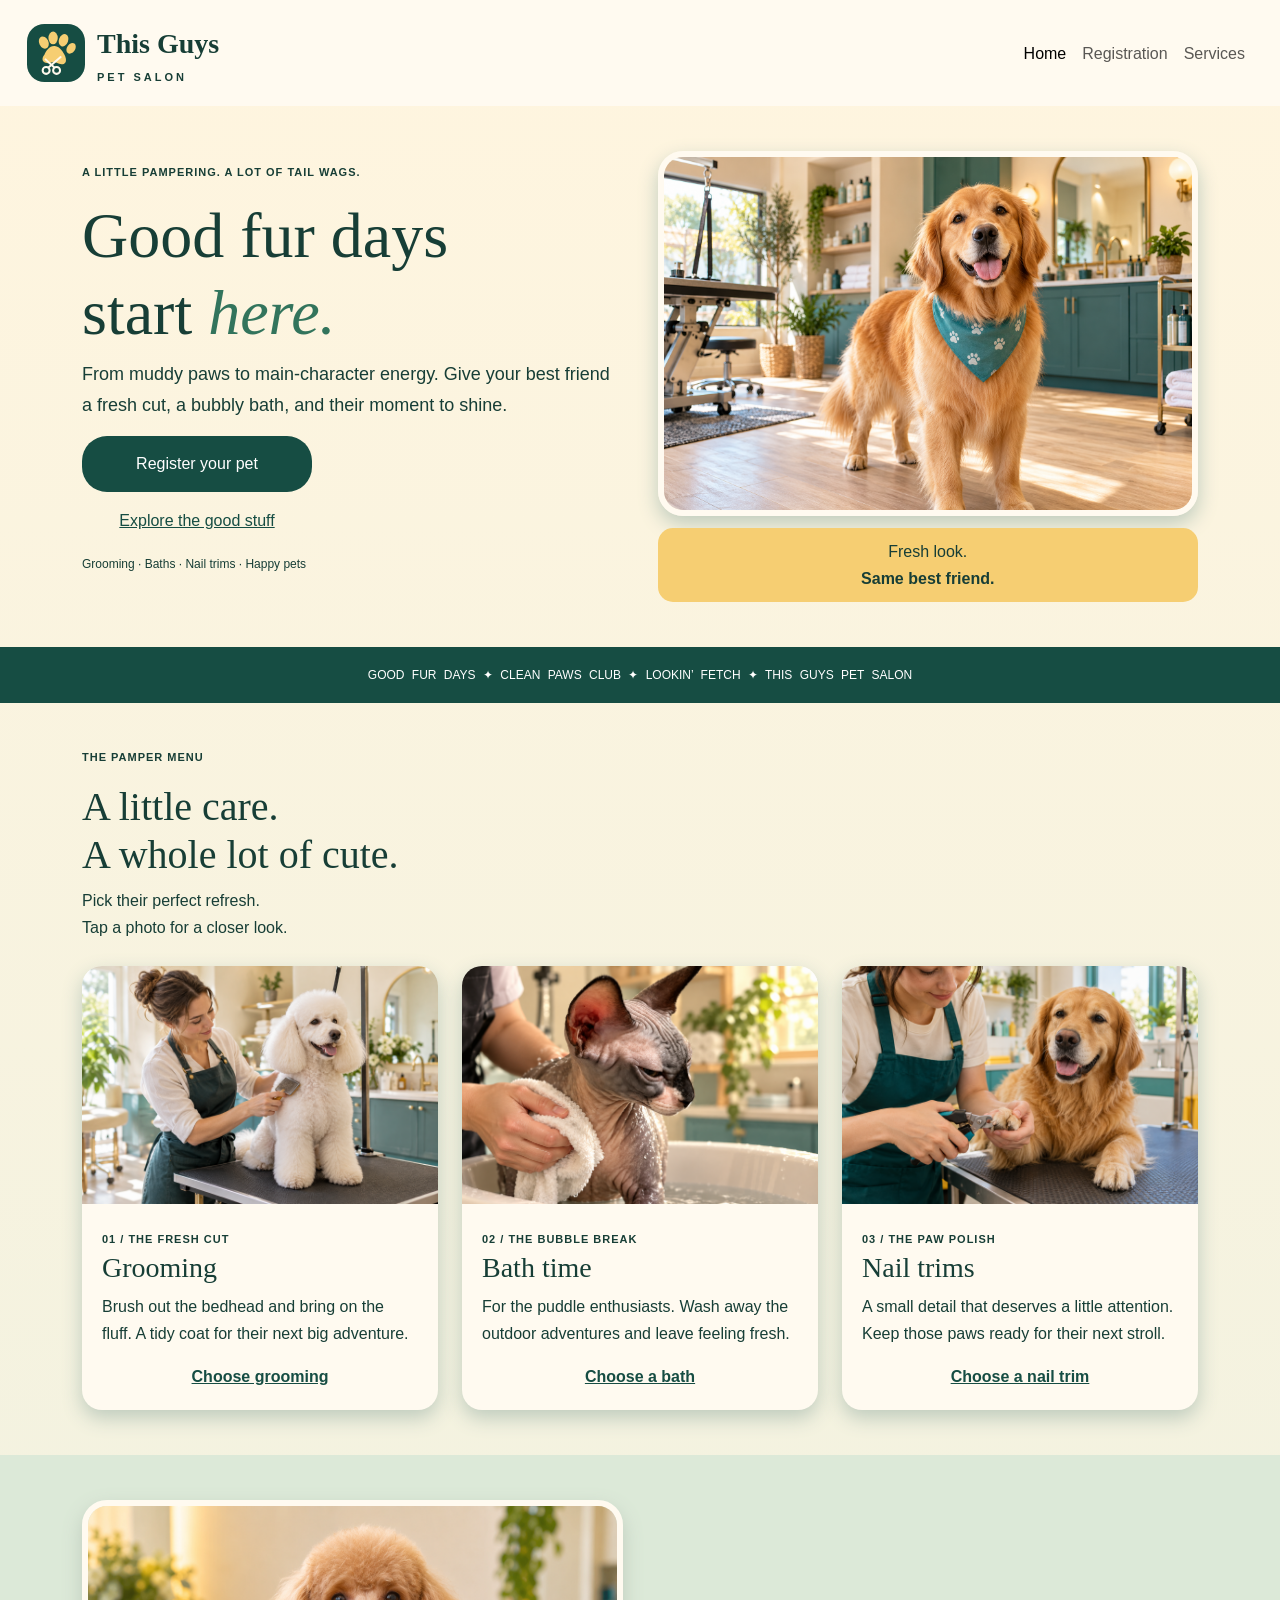
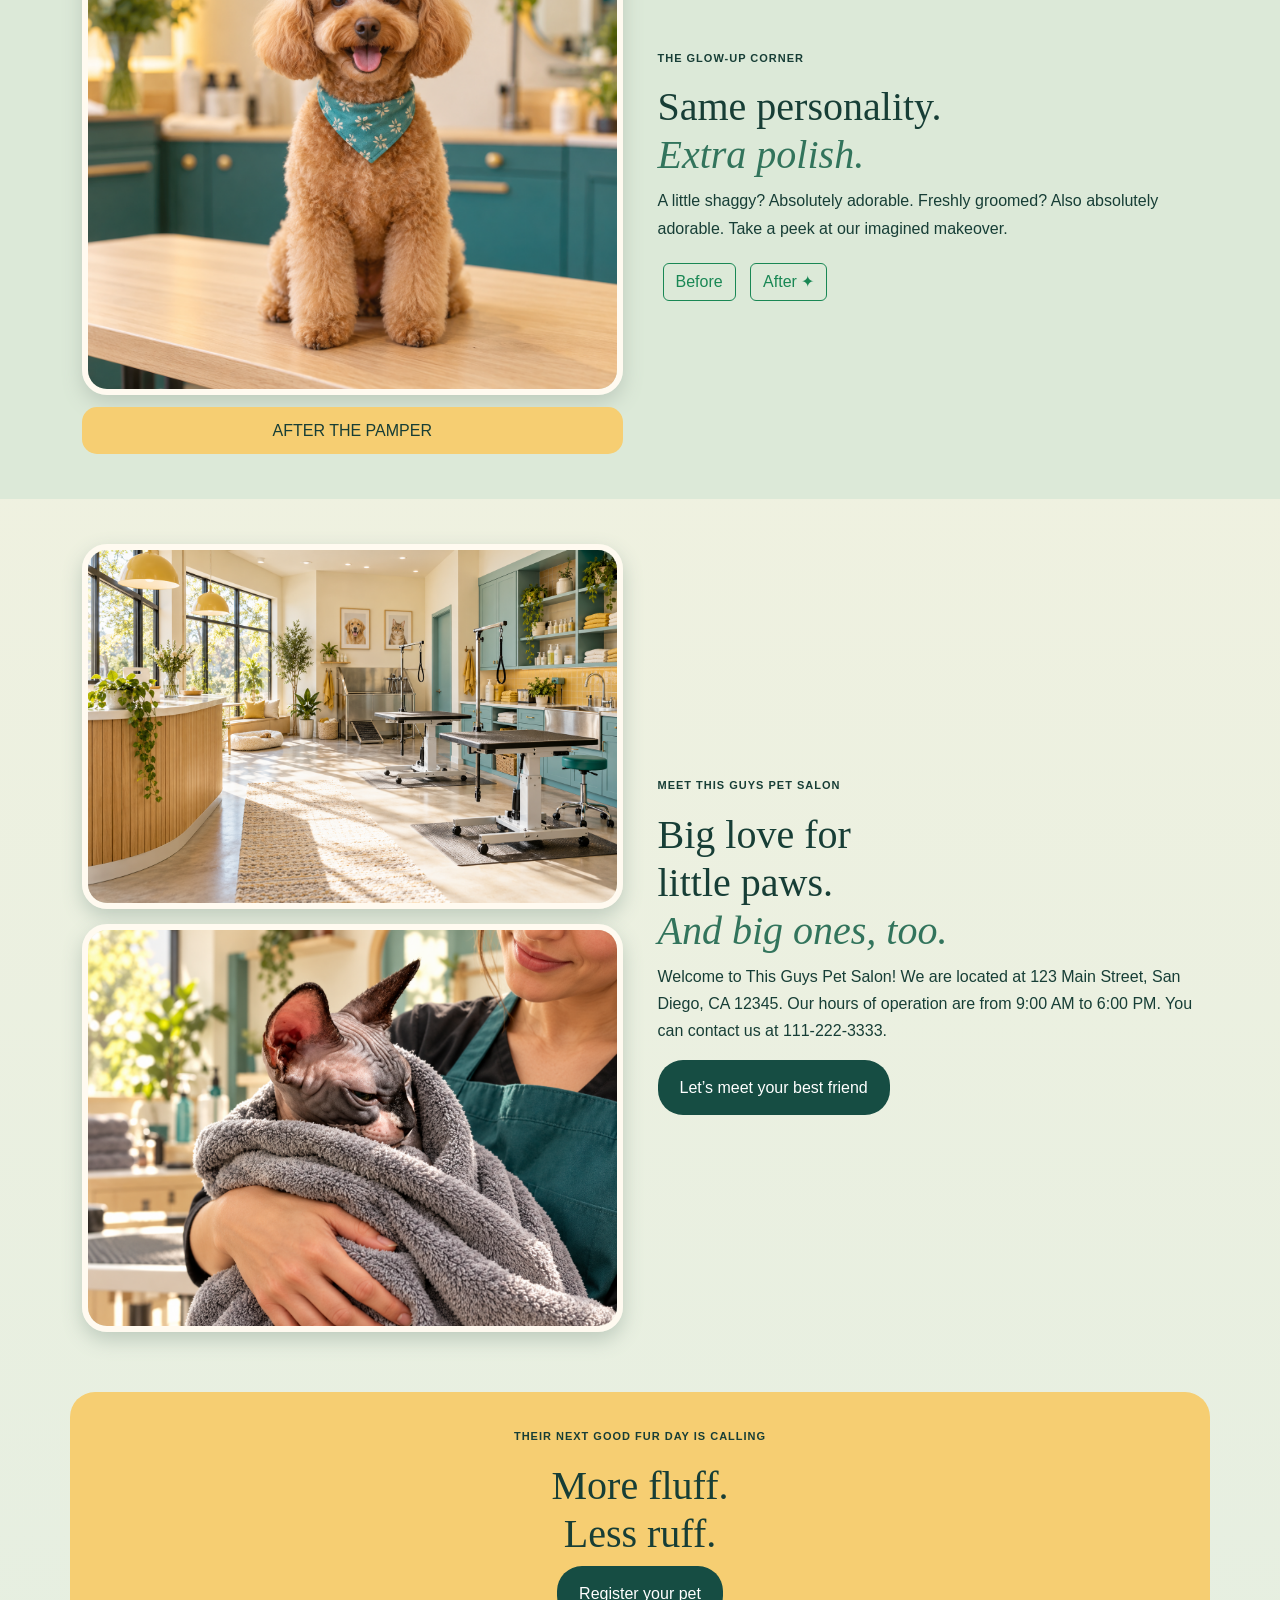
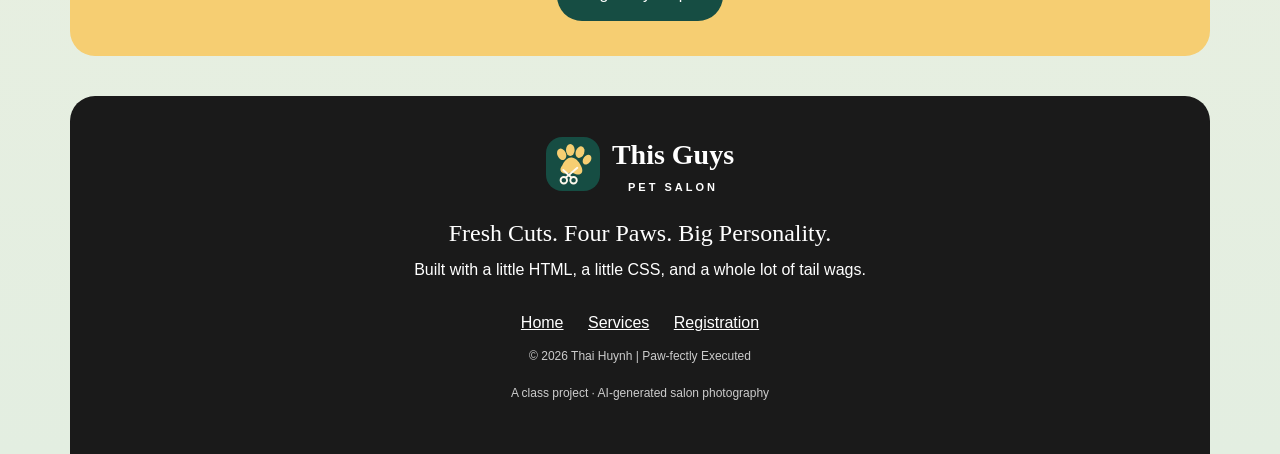
<file: index.html>
<!DOCTYPE html>
<html lang="en">
    <head>
        <meta charset="UTF-8">
        <meta name="viewport" content="width=device-width, initial-scale=1.0">
        <!-- Bootstrap Styles -->
        <link href="https://cdn.jsdelivr.net/npm/bootstrap@5.3.8/dist/css/bootstrap.min.css" rel="stylesheet" integrity="sha384-sRIl4kxILFvY47J16cr9ZwB07vP4J8+LH7qKQnuqkuIAvNWLzeN8tE5YBujZqJLB" crossorigin="anonymous">
        <link rel="stylesheet" href="styles/home.css?v=4">
        <meta name="description" content="Fresh cuts, bubbly baths, and happy paws at This Guys Pet Salon.">
        <title>This Guys Pet Salon | Good fur days</title>
    </head>
    <body>
        <nav class="navbar navbar-expand-lg salon-nav" aria-label="Main navigation">
            <div class="container-fluid">
                <a class="navbar-brand salon-brand" href="index.html">
                    <img src="images/salon-logo.svg" width="58" height="58" alt="">
                    <span>This Guys<small>PET SALON</small>
                    </span>
                </a>
                <button class="navbar-toggler" type="button" data-bs-toggle="collapse" data-bs-target="#navbarNav" aria-controls="navbarNav" aria-expanded="false" aria-label="Toggle navigation">
                    <span class="navbar-toggler-icon">
                    </span>
                </button>
                <div class="collapse navbar-collapse" id="navbarNav">
                    <ul class="navbar-nav">
                        <li class="nav-item">
                            <a class="nav-link active" aria-current="page" href="index.html">Home</a>
                        </li>
                        <li class="nav-item">
                            <a class="nav-link" href="registrations.html">Registration</a>
                        </li>
                        <li class="nav-item">
                            <a class="nav-link" href="services.html">Services</a>
                        </li>
                    </ul>
                </div>
            </div>
        </nav>
        <main>
            <section class="pet container">
                <div>
                    <p class="section-label">A LITTLE PAMPERING. A LOT OF TAIL WAGS.</p>
                    <h1>Good fur days<br>start <em>here.</em>
                    </h1>
                    <p class="intro">From muddy paws to main-character energy. Give your best friend a fresh cut, a bubbly bath, and their moment to shine.</p>
                    <div class="pet-actions">
                        <a class="salon-button" href="registrations.html">Register your pet</a>
                        <a class="text-link" href="#services">Explore the good stuff</a>
                    </div>
                    <p class="pet-note">Grooming · Baths · Nail trims · Happy pets</p>
                </div>
                <div class="pet-photo">
                    <img src="images/hero.png" alt="Happy golden retriever wearing a teal bandana in a sunny salon" width="1536" height="1024" fetchpriority="high">
                    <span class="photo-sticker">Fresh look.<br>
                        <strong>Same best friend.</strong>
                    </span>
                </div>
            </section>
            <div class="ribbon" aria-hidden="true">GOOD FUR DAYS <span>✦</span> CLEAN PAWS CLUB <span>✦</span> LOOKIN’ FETCH <span>✦</span> THIS GUYS PET SALON</div>
            <section class="container section-space" id="services">
                <div class="section-heading">
                    <div>
                        <p class="section-label">THE PAMPER MENU</p>
                        <h2>A little care.<br>A whole lot of cute.</h2>
                    </div>
                    <p>Pick their perfect refresh.<br>Tap a photo for a closer look.</p>
                </div>
                <!-- Bootstrap: 1 card per row on phones, 3 per row on larger screens. -->
                <div class="row g-4">
                    <div class="col-md-4">
                        <article class="service-card">
                            <button class="photo-button" type="button" onclick="showPhoto('images/grooming.png', 'Grooming — a fresh brush and a fluffy finish.')" aria-label="Enlarge grooming photo">
                                <img src="images/grooming.png" alt="Groomer brushing a fluffy white poodle" loading="lazy" width="1536" height="1024">
                            </button>
                            <div class="card-copy">
                                <span class="service-number">01 / THE FRESH CUT</span>
                                <h3>Grooming</h3>
                                <p>Brush out the bedhead and bring on the fluff. A tidy coat for their next big adventure.</p>
                                <a href="registrations.html">Choose grooming</a>
                            </div>
                        </article>
                    </div>
                    <div class="col-md-4">
                        <article class="service-card">
                            <button class="photo-button" type="button" onclick="showPhoto('images/ezma-bath.png', 'Bath time — bubbles, a gentle rinse, and a fresh start.')" aria-label="Enlarge bath photo">
                                <img src="images/ezma-bath.png" alt="Ezma the Sphynx cat receiving a gentle bath" loading="lazy">
                            </button>
                            <div class="card-copy">
                                <span class="service-number">02 / THE BUBBLE BREAK</span>
                                <h3>Bath time</h3>
                                <p>For the puddle enthusiasts. Wash away the outdoor adventures and leave feeling fresh.</p>
                                <a href="registrations.html">Choose a bath</a>
                            </div>
                        </article>
                    </div>
                    <div class="col-md-4">
                        <article class="service-card">
                            <button class="photo-button" type="button" onclick="showPhoto('images/nail-trim.png', 'Nail trims — a little attention for those adventure-ready paws.')" aria-label="Enlarge nail trimming photo">
                                <img src="images/nail-trim.png" alt="Groomer carefully trimming a golden retriever's nails" loading="lazy" width="1536" height="1024">
                            </button>
                            <div class="card-copy">
                                <span class="service-number">03 / THE PAW POLISH</span>
                                <h3>Nail trims</h3>
                                <p>A small detail that deserves a little attention. Keep those paws ready for their next stroll.</p>
                                <a href="registrations.html">Choose a nail trim</a>
                            </div>
                        </article>
                    </div>
                </div>
            </section>
            <section class="makeover-section">
                <div class="container makeover-grid">
                    <div class="makeover-image">
                        <img id="makeoverPhoto" src="images/after.png" alt="Apricot poodle with a neat haircut and teal bandana" loading="lazy" width="1312" height="1200">
                        <span class="image-label" id="makeoverLabel" aria-live="polite">AFTER THE PAMPER</span>
                    </div>
                    <div class="makeover-copy">
                        <p class="section-label">THE GLOW-UP CORNER</p>
                        <h2>Same personality.<br>
                            <em>Extra polish.</em>
                        </h2>
                        <p>A little shaggy? Absolutely adorable. Freshly groomed? Also absolutely adorable. Take a peek at our imagined makeover.</p>
                        <div class="makeover-controls" role="group" aria-label="Show makeover photo">
                            <button type="button" id="beforeButton" class="btn btn-outline-success" onclick="showBefore()" aria-pressed="false">Before</button>
                            <button type="button" id="afterButton" class="btn btn-outline-success" onclick="showAfter()" aria-pressed="true">After ✦</button>
                        </div>
                    </div>
                </div>
            </section>
            <section class="container section-space about-grid">
                <div class="about-photos">
                    <img class="salon-photo" src="images/salon.png" alt="Bright salon with teal cabinetry and sunny grooming stations" loading="lazy" width="1536" height="1024">
                    <img class="groomer-photo" src="images/ezma-groomer.png" alt="Ezma wrapped in a gray towel and held by a groomer" loading="lazy">
                </div>
                <div>
                    <p class="section-label">MEET THIS GUYS PET SALON</p>
                    <h2>Big love for<br>little paws.<br>
                        <em>And big ones, too.</em>
                    </h2>
                    <p id="salonInfo">
                    </p>
                    <a class="salon-button" href="registrations.html">Let’s meet your best friend</a>
                </div>
            </section>
            <section class="container register-box">
                <p class="section-label">THEIR NEXT GOOD FUR DAY IS CALLING</p>
                <h2>More fluff.<br>Less ruff.</h2>
                <a class="salon-button" href="registrations.html">Register your pet</a>
            </section>
        </main>
        <footer class="salon-footer container">
            <a class="salon-brand footer-brand" href="index.html">
                <img src="images/salon-logo.svg" width="54" height="54" alt="">
                <span>This Guys<small>PET SALON</small>
                </span>
            </a>
            <h2>Fresh Cuts. Four Paws. Big Personality.</h2>
            <p>Built with a little HTML, a little CSS, and a whole lot of tail wags.</p>
            <div class="footer-links">
                <a href="index.html">Home</a>
                <a href="services.html">Services</a>
                <a href="registrations.html">Registration</a>
            </div>
            <p class="copyright">&copy; 2026 Thai Huynh | Paw-fectly Executed</p>
            <p class="project-note">A class project · AI-generated salon photography</p>
        </footer>
        <dialog id="photoDialog" aria-label="Salon photo preview">
            <button class="close-photo btn btn-secondary" onclick="closePhoto()" type="button" aria-label="Close photo preview">Close</button>
            <img id="dialogPhoto" alt="">
            <p id="dialogCaption">
            </p>
        </dialog>
        <!-- Bootstrap -->
        <script src="./scripts/salon.js">
        </script>
        <script src="./scripts/home.js">
        </script>
        <script src="https://cdn.jsdelivr.net/npm/bootstrap@5.3.8/dist/js/bootstrap.bundle.min.js" integrity="sha384-FKyoEForCGlyvwx9Hj09JcYn3nv7wiPVlz7YYwJrWVcXK/BmnVDxM+D2scQbITxI" crossorigin="anonymous">
        </script>
    </body>
</html>
</file>
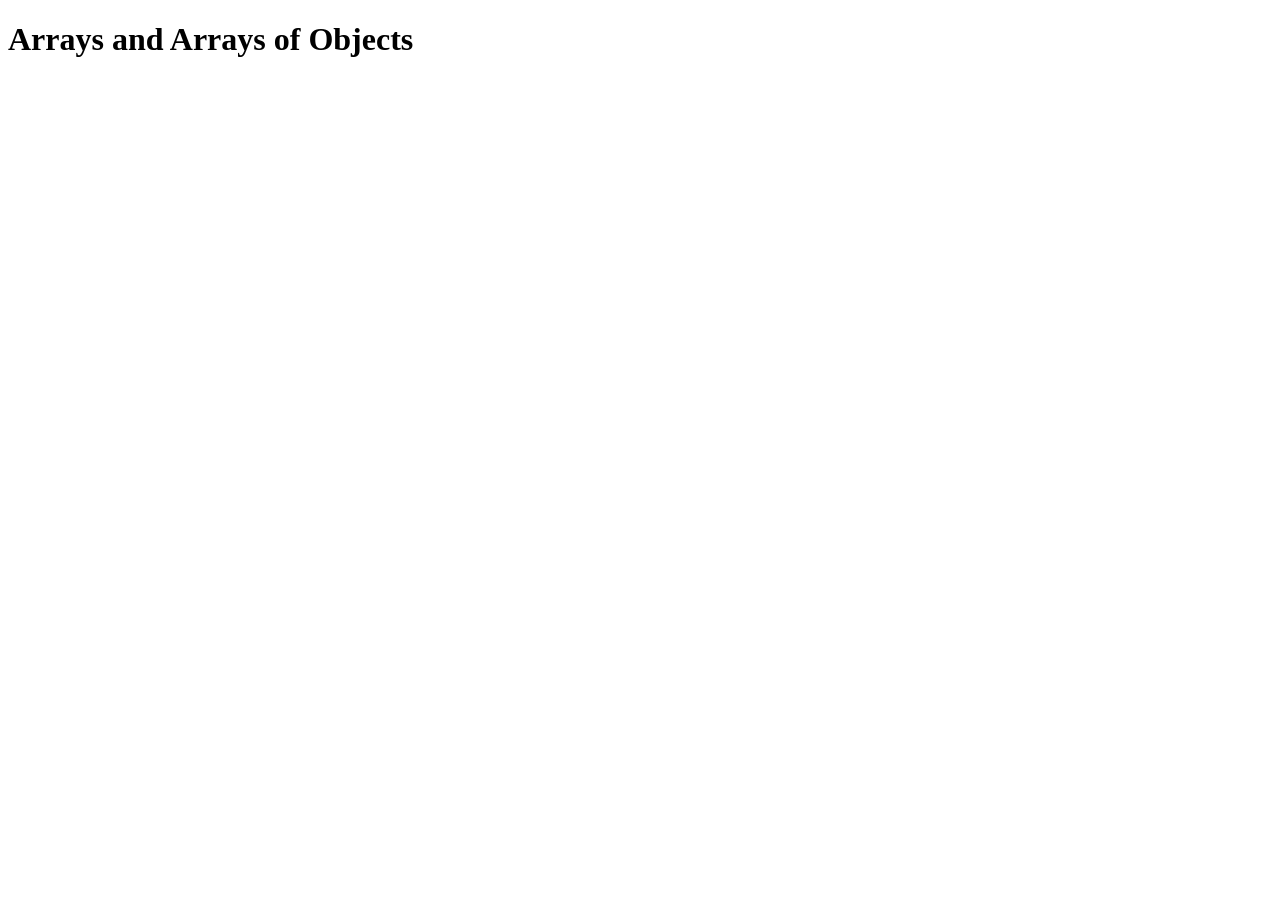
<file: 104-arrays.html>
<!DOCTYPE html>
<html lang="en">
<head>
    <meta charset="UTF-8">
    <meta name="viewport" content="width=device-width, initial-scale=1.0">
    <title>Document</title>
</head>
<body>
    <h1>Arrays and Arrays of Objects</h1>

    <script src="/scripts/104-arrays.js"></script>
</body>
</html>
</file>
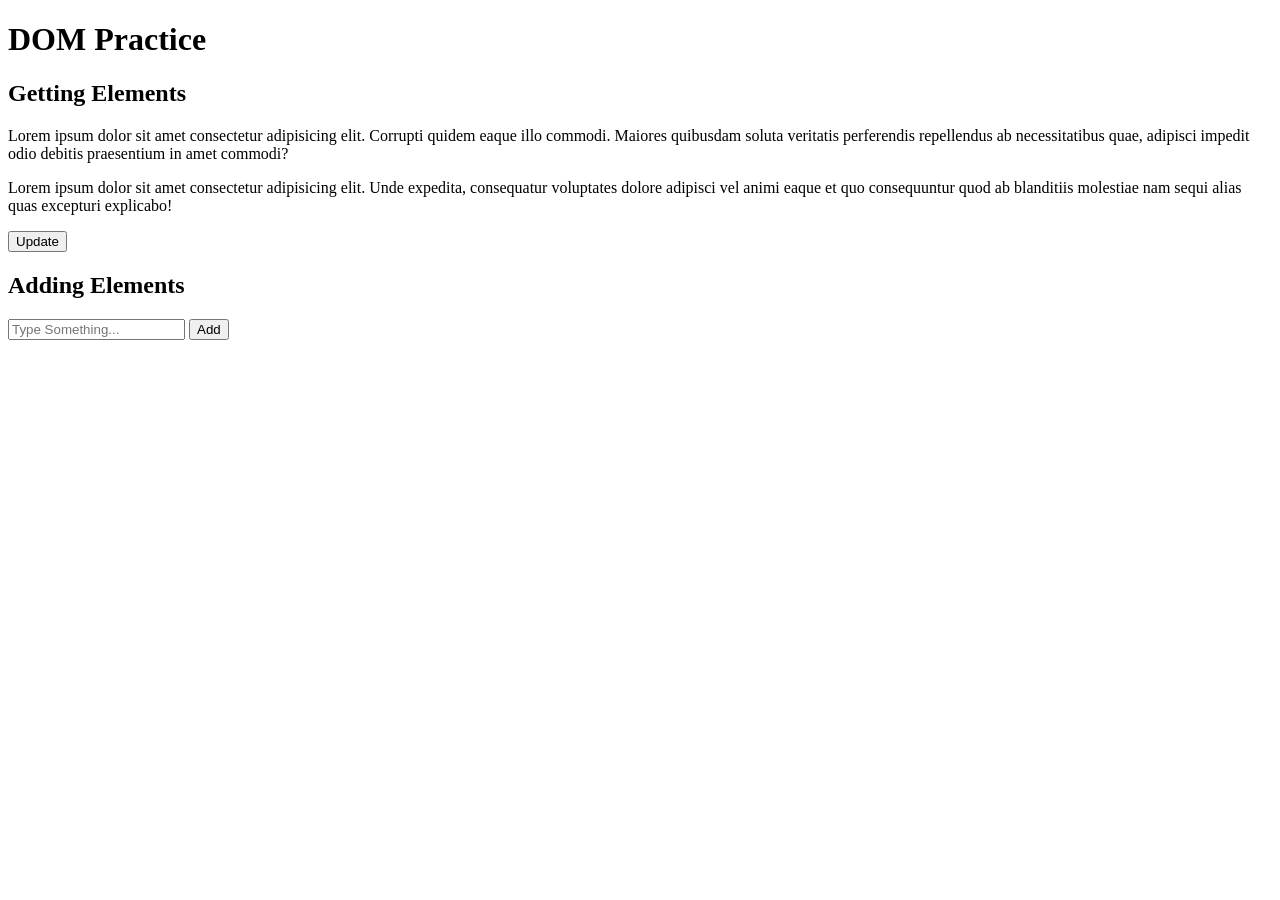
<file: 104-dom.html>
<!DOCTYPE html>
<html lang="en">
<head>
    <meta charset="UTF-8">
    <meta name="viewport" content="width=device-width, initial-scale=1.0">
    <title>Document</title>
</head>
<body>
    <h1>DOM Practice</h1>
    
    <!-- GET ELECMENTS -->
<section>
    <h2 id="title">Getting Elements</h2>

    <!-- loremp*1 -->
    <p class="text">Lorem ipsum dolor sit amet consectetur adipisicing elit. Corrupti quidem eaque illo commodi. Maiores quibusdam soluta veritatis perferendis repellendus ab necessitatibus quae, adipisci impedit odio debitis praesentium in amet commodi?</p>

    <p class="text">Lorem ipsum dolor sit amet consectetur adipisicing elit. Unde expedita, consequatur voluptates dolore adipisci vel animi eaque et quo consequuntur quod ab blanditiis molestiae nam sequi alias quas excepturi explicabo!</p>

    <button onclick="update()">Update</button>
</section>

    <!-- ADD ELEMENTS -->
     <section>
        <h2>Adding Elements</h2>

        <input id="text" type="text" placeholder="Type Something...">
        <button onclick="add()">Add</button>

        <ul id="list"></ul>
     </section>

     <script src="./scripts/104-dom.js"></script>

</body>
</html>
</file>
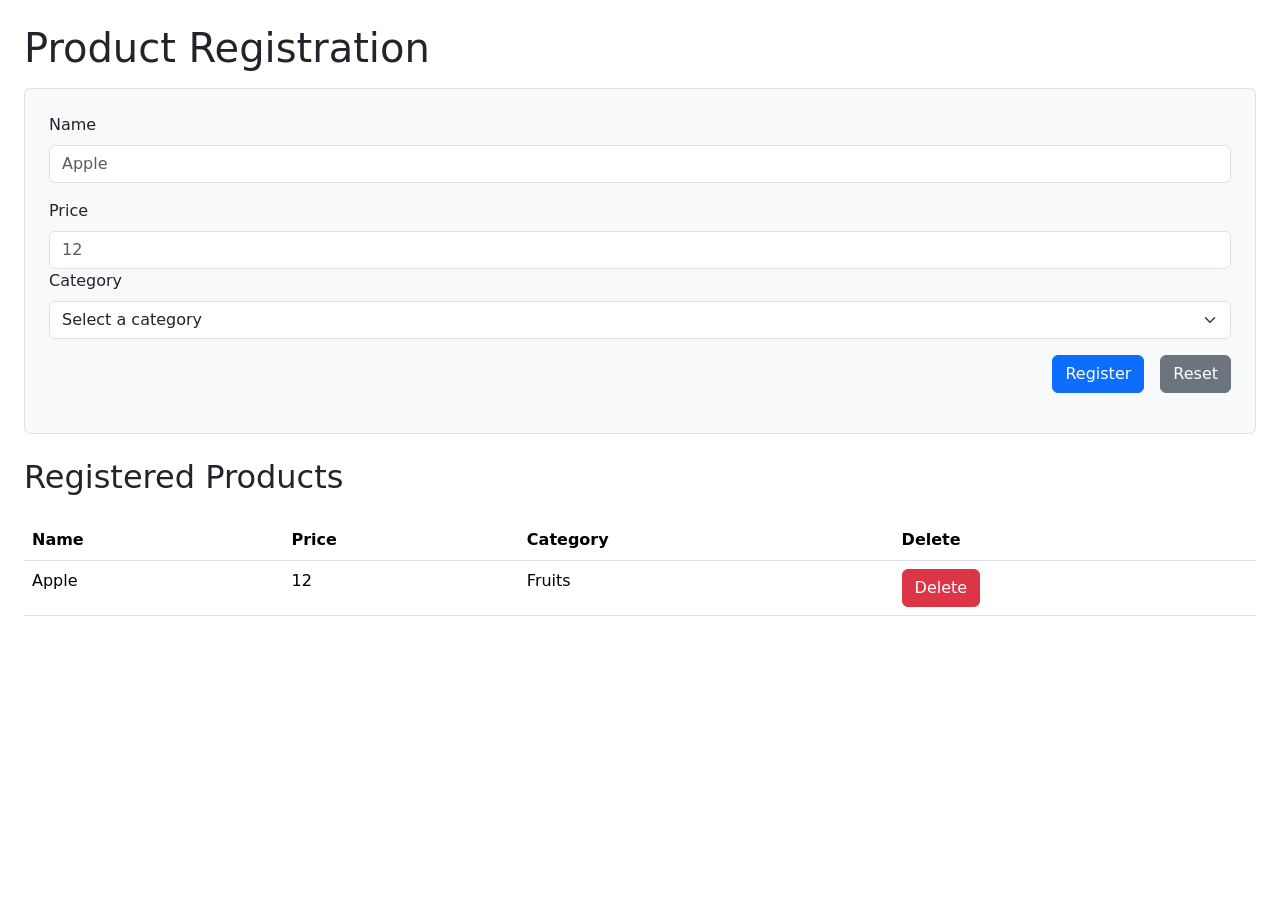
<file: 104-forms.html>
<!DOCTYPE html>
<html lang="en">
<head>
    <meta charset="UTF-8">
    <meta name="viewport" content="width=device-width, initial-scale=1.0">
    <!-- Bootstrap -->
     <link href="https://cdn.jsdelivr.net/npm/bootstrap@5.2.3/dist/css/bootstrap.min.css" rel="stylesheet" integrity="sha384-rbsA2VBKQhggwzxH7pPCaAqO46MgnOM80zW1RWuH61DGLwZJEdK2Kadq2F9CUG65" crossorigin="anonymous">

    <title>Forms</title>
</head>
<body>
    

    <section class="m-4">
        <h1>Product Registration</h1>

        <form class="bg-light p-4 border rounded mt-3">

            <div class="mb-3">
                <label class="form-label">Name</label>
                <input id="productName" class="form-control" type="text" id="" placeholder="Apple">
            </div>


            <div class="mb-3">
                <label class="form-label">Price</label>
                <input id="productPrice" class="form-control" type="text" id="" placeholder="12">


            <div class="mb-3">
                <label class="form-label">Category</label>
                <select id="productCategory" class="form-select" type="text" id="">
                    <option value="">Select a category</option>
                    <option value="Fruits">Fruits</option>
                    <option value="Electronics">Electronics</option>
                </select>

            </div>

            <div class="d-flex justify-content-end gap-3">

                <button onclick="registerProduct(event)" class="btn btn-primary" type="submit">Register</button>
                
                <button class="btn btn-secondary" type="reset">Reset</button>
            </div>

        </form>

   

    </section>

    <section class="m-4">
        <h2>Registered Products</h2>
        
        <!-- TABLE -->
         <table class="table mt-4">
            <!--Table Header-->
            <tr>
                <th>Name</th>
                <th>Price</th>
                <th>Category</th>
                <th>Delete</th>
            </tr>

            <!--TABLE BODY-->
            <tbody id="body">
                <tr>
                    <td>Apple</td>
                    <td>12</td>
                    <td>Fruits</td>
                    <td><button id="" class="btn btn-danger">Delete</button></td>
                </tr>
            </tbody>
         </table>

     


    </section>

    <script src="./scripts/104-form.js"></script>

</body>
</html>
</file>
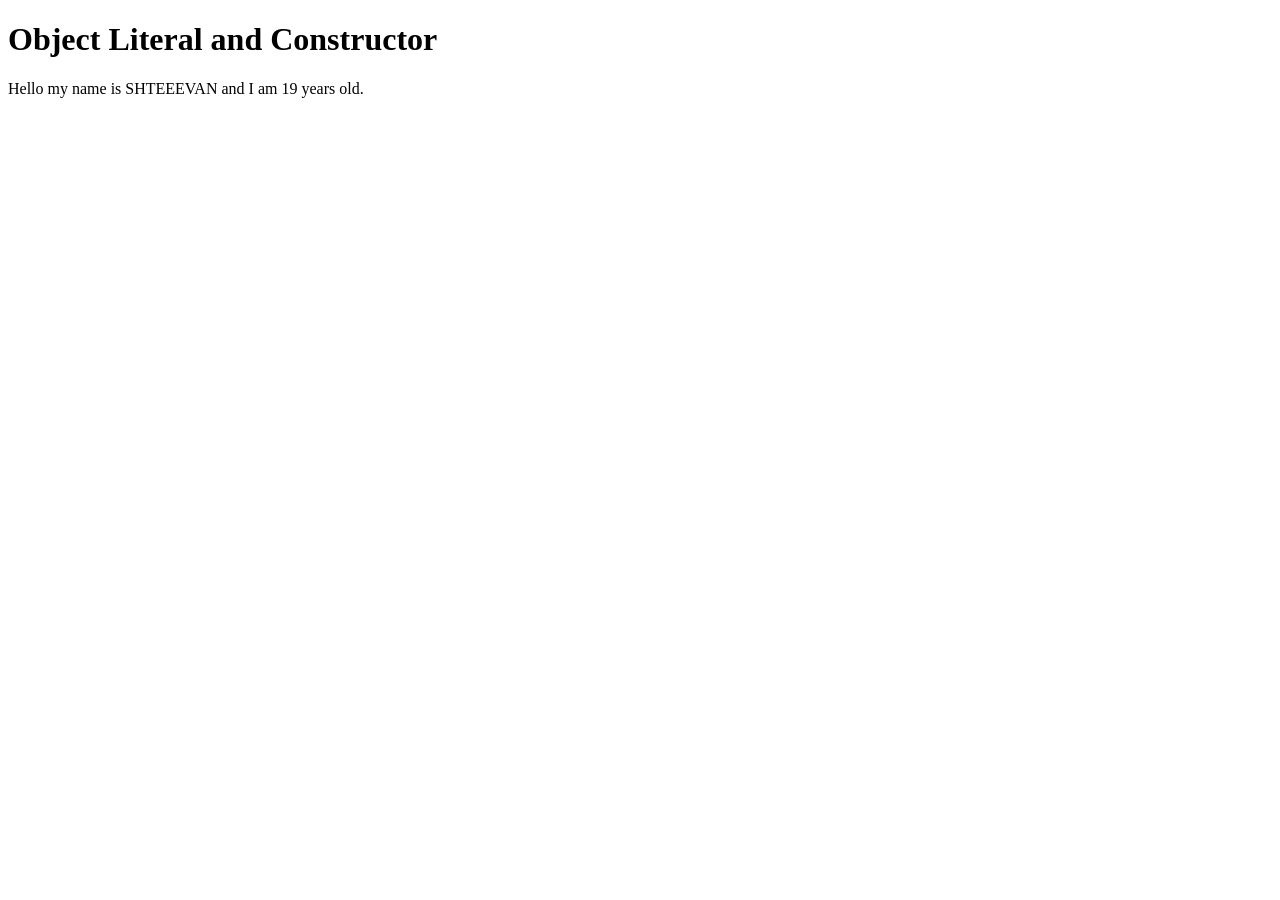
<file: 104-objects.html>
<!DOCTYPE html>
<html lang="en">
<head>
    <meta charset="UTF-8">
    <meta name="viewport" content="width=device-width, initial-scale=1.0">
    <title>Object</title>
</head>
<body>
    <h1>Object Literal and Constructor</h1>

    <p id="paragraph"></p>

    <script src="./scripts/104-objects.js"></script>
</body>
</html>
</file>
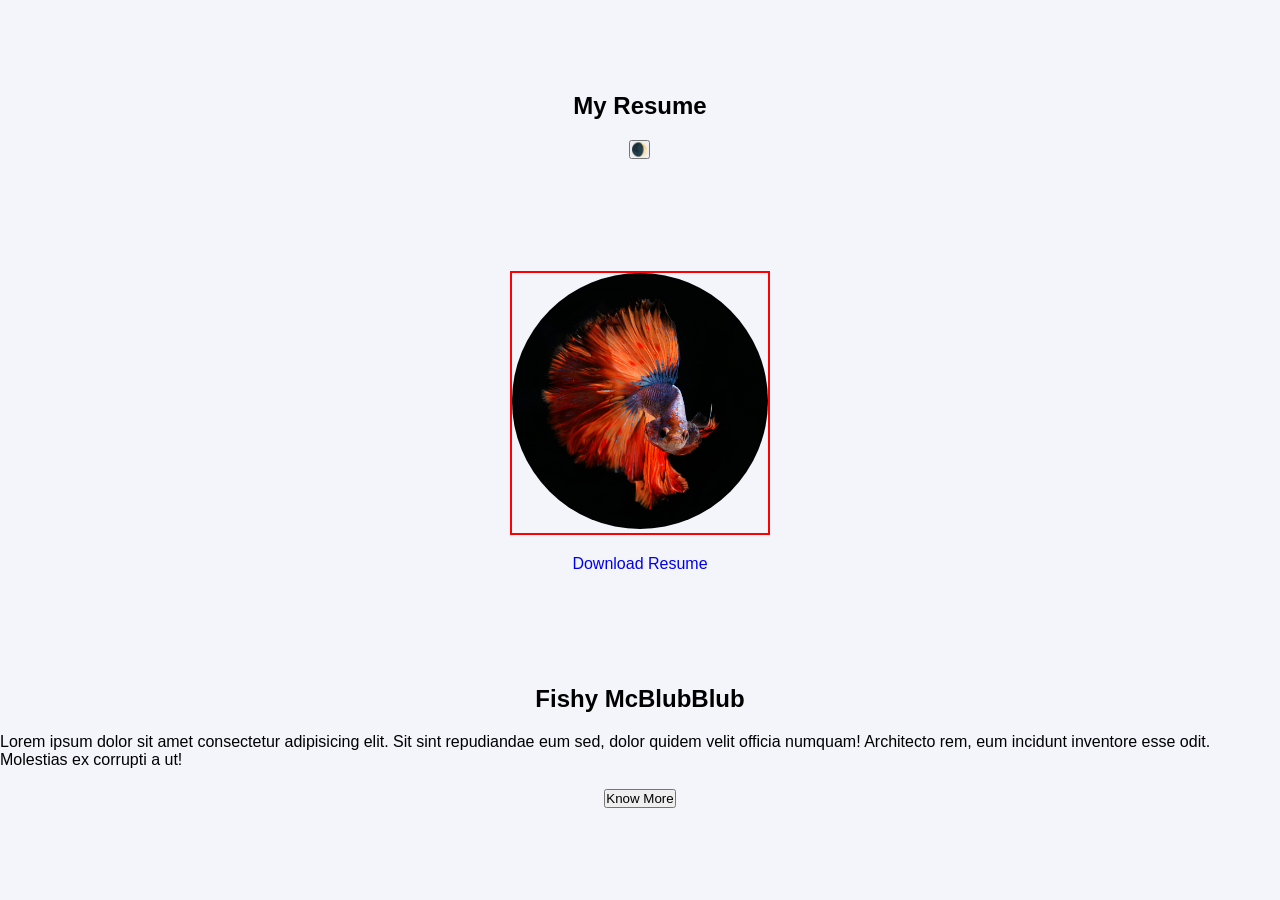
<file: 105-dark-mode.html>
<!DOCTYPE html>
<html lang="en">
<head>
    <meta charset="UTF-8">
    <meta name="viewport" content="width=device-width, initial-scale=1.0">
    <link rel="stylesheet" href="./styles/dark-mode.css">
    <title>Resume</title>
</head>
<body>
    <section class="center">

        <!-- Title & Change Mode button -->
         <div class="center">
            <h1>My Resume</h1>
            <button>🌒</button>
         </div>

        <!-- Image & Download Resume button -->
         <div class="center">
            <div class="image-container">
                <img src="./images/unsplash.jpg" alt="">
            </div>
            <a href="./files/resume.pdf" download>Download Resume</a>
         </div>

        <!-- Description & Know More button -->
         <div class="center">
            <h2>Fishy McBlubBlub</h2>
            <p>Lorem ipsum dolor sit amet consectetur adipisicing elit. Sit sint repudiandae eum sed, dolor quidem velit officia numquam! Architecto rem, eum incidunt inventore esse odit. Molestias ex corrupti a ut!</p>
            <button>Know More</button>
         </div>

    </section>
    
</body>
</html>
</file>
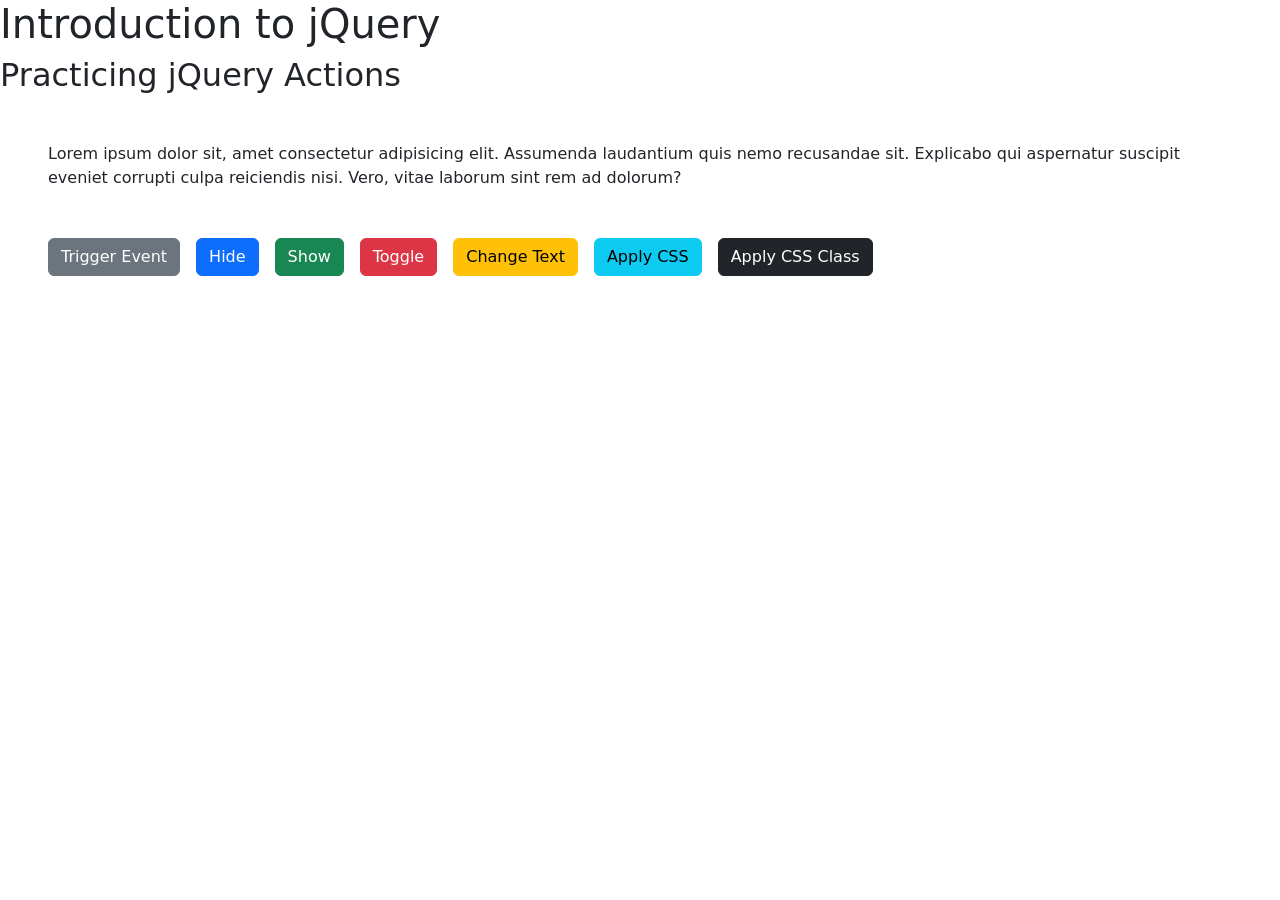
<file: 105-jquery-intro.html>
<!DOCTYPE html>
<html lang="en">
<head>
    <meta charset="UTF-8">
    <meta name="viewport" content="width=device-width, initial-scale=1.0">
         <link href="https://cdn.jsdelivr.net/npm/bootstrap@5.3.8/dist/css/bootstrap.min.css" rel="stylesheet" integrity="sha384-sRIl4kxILFvY47J16cr9ZwB07vP4J8+LH7qKQnuqkuIAvNWLzeN8tE5YBujZqJLB" crossorigin="anonymous">

        <link rel="stylesheet" href="./styles/style.css">


    <title>jQuery Intro</title>
</head>
<body>

    <h1>Introduction to jQuery</h1>
    <h2>Practicing jQuery Actions</h2>


    <!-- Paragraph -->
    <p class="m-5">Lorem ipsum dolor sit, amet consectetur adipisicing elit. Assumenda laudantium quis nemo recusandae      sit. Explicabo qui aspernatur suscipit eveniet corrupti culpa reiciendis nisi. Vero, vitae laborum sint rem ad dolorum?</p>

    <!-- Buttons to trigger actions -->
     <div class="d-flex flex-wrap gap-3 m-5">
        <!-- BUTTON TO LEARN HOW TO TRIGGER EVENTS/FUNCTIONS -->
         <button id="triggerEventBtn" class="btn btn-secondary">Trigger Event</button>


         <!-- Buttons to manipulate the paragraph and pratice jQuery Actions -->
          <button id="hideP" class="btn btn-primary">Hide</button>
          <button id="showP" class="btn btn-success">Show</button>
          <button id="toggleP" class="btn btn-danger">Toggle</button>
          <button id="changeText" class="btn btn-warning">Change Text</button>
          <button id="applyCss" class="btn btn-info">Apply CSS</button>
          <button id="applyClass" class="btn btn-dark">Apply CSS Class</button>

     </div>
     <!-- jQuery connection -->
        <script src="https://code.jquery.com/jquery-3.7.1.js" integrity="sha256-eKhayi8LEQwp4NKxN+CfCh+3qOVUtJn3QNZ0TciWLP4=" crossorigin="anonymous"></script>


     <!-- My Script -->

     <script src="./scripts/105-jquery-intro.js"></script>

    
</body>
</html>
</file>
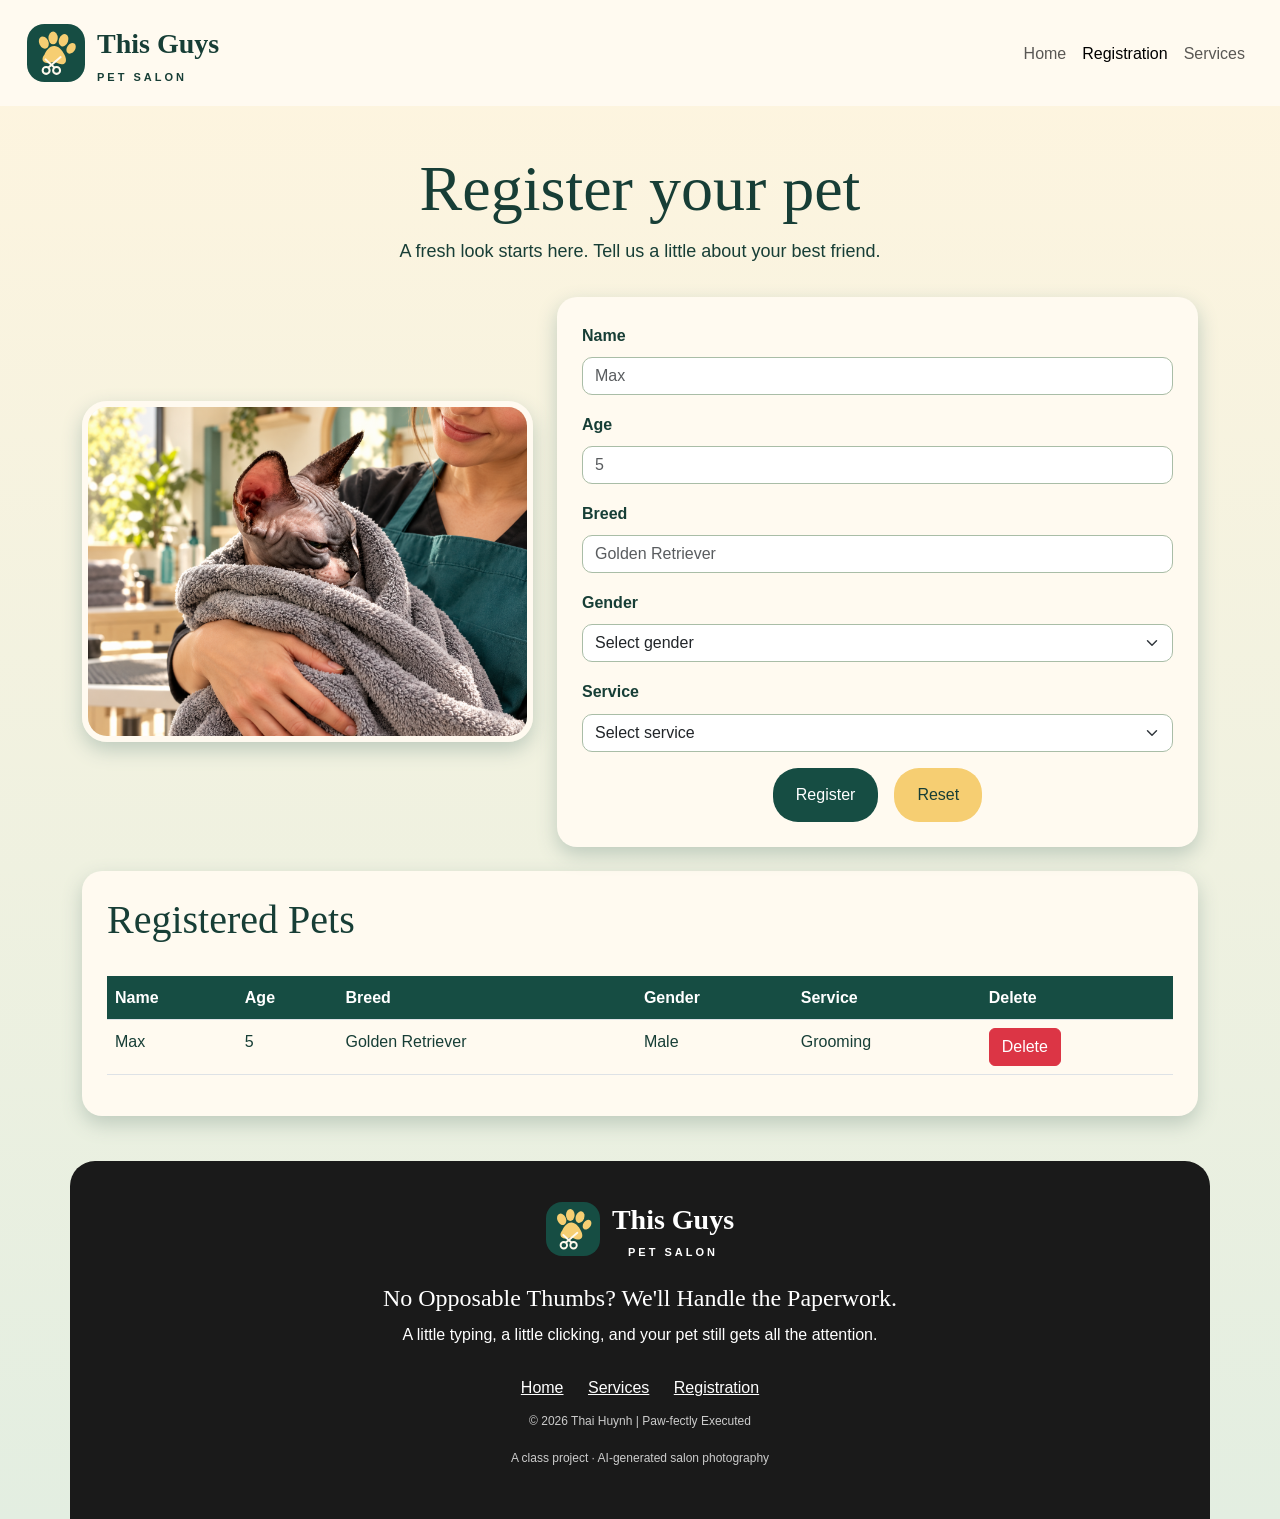
<file: registrations.html>
<!DOCTYPE html>
<html lang="en">
<head>
    <meta charset="UTF-8">
    <meta name="viewport" content="width=device-width, initial-scale=1.0">

    
    <link href="https://cdn.jsdelivr.net/npm/bootstrap@5.3.8/dist/css/bootstrap.min.css" rel="stylesheet" integrity="sha384-sRIl4kxILFvY47J16cr9ZwB07vP4J8+LH7qKQnuqkuIAvNWLzeN8tE5YBujZqJLB" crossorigin="anonymous">

    <link rel="stylesheet" href="styles/home.css?v=4">
    <title>Registration Page</title>
</head>
<body>
<nav class="navbar navbar-expand-lg salon-nav">
  <div class="container-fluid">
    <a class="navbar-brand salon-brand" href="index.html"><img src="images/salon-logo.svg" width="58" height="58" alt=""><span>This Guys<small>PET SALON</small></span></a>
    <button class="navbar-toggler" type="button" data-bs-toggle="collapse" data-bs-target="#navbarNav" aria-controls="navbarNav" aria-expanded="false" aria-label="Toggle navigation">
      <span class="navbar-toggler-icon"></span>
    </button>
    <div class="collapse navbar-collapse" id="navbarNav">
      <ul class="navbar-nav">
        <li class="nav-item">
          <a class="nav-link" href="index.html">Home</a>
        </li>
        <li class="nav-item">
          <a class="nav-link active" aria-current="page" href="registrations.html">Registration</a>
        </li>
        <li class="nav-item">
          <a class="nav-link" href="services.html">Services</a>
        </li>
      </ul>
    </div>
  </div>
</nav>

    <main class="container section-space">
        <header class="page-heading">
            <h1>Register your pet</h1>
            <p class="intro">A fresh look starts here. Tell us a little about your best friend.</p>
        </header>
        <!-- Bootstrap stacks the photo and form on smaller screens. -->
        <div class="row g-4 align-items-center">
            <div class="col-md-5 page-photo">
                <img src="images/ezma-groomer.png" alt="Ezma wrapped in a gray towel and held by a groomer">
            </div>
            <div class="col-md-7">

        <form class="salon-form" onsubmit="registerPet(event)">

            <div class="mb-3">
                <label for="petName" class="form-label">Name</label>
                <input id="petName" name="name" class="form-control" type="text" placeholder="Max">
            </div>


            <div class="mb-3">
                <label for="petAge" class="form-label">Age</label>
                <input id="petAge" name="age" class="form-control" type="number" min="0" placeholder="5">
            </div>


            <div class="mb-3">
                <label for="petBreed" class="form-label">Breed</label>
                <input id="petBreed" name="breed" class="form-control" type="text" placeholder="Golden Retriever">

            </div>

            <div class="mb-3">
                <label for="petGender" class="form-label">Gender</label>
                <select id="petGender" name="gender" class="form-select">
                    <option value="" selected>Select gender</option>
                    <option value="Male">Male</option>
                    <option value="Female">Female</option>
                </select>
            </div>

            <div class="mb-3">
                <label for="petService" class="form-label">Service</label>
                <select id="petService" name="service" class="form-select">
                    <option value="" selected>Select service</option>
                    <option value="Grooming">Grooming</option>
                    <option value="Nail Trim">Nail Trim</option>
                    <option value="Bath">Bath</option>
                </select>
            </div>

            <div class="d-flex justify-content-center gap-3 flex-wrap">

                <button class="btn salon-button" type="submit">Register</button>
                
                <button class="btn reset-button" type="reset">Reset</button>
            </div>

        </form>
            </div>
        </div>


    <section class="pet-table mt-4">
        <h2>Registered Pets</h2>
        <div class="table-responsive">
            <table class="table mt-4">
                <thead>
                    <tr>
                        <th>Name</th>
                        <th>Age</th>
                        <th>Breed</th>
                        <th>Gender</th>
                        <th>Service</th>
                        <th>Delete</th>
                    </tr>
                </thead>
                <tbody id="petList"></tbody>
            </table>
        </div>
    </section>


    </main>

    <footer class="salon-footer container">
            <a class="salon-brand footer-brand" href="index.html">
                <img src="images/salon-logo.svg" width="54" height="54" alt="">
                <span>This Guys<small>PET SALON</small>
                </span>
            </a>
            <h2>No Opposable Thumbs? We'll Handle the Paperwork.</h2>
            <p>A little typing, a little clicking, and your pet still gets all the attention.</p>
            <div class="footer-links">
                <a href="index.html">Home</a>
                <a href="services.html">Services</a>
                <a href="registrations.html">Registration</a>
            </div>
            <p class="copyright">&copy; 2026 Thai Huynh | Paw-fectly Executed</p>
            <p class="project-note">A class project · AI-generated salon photography</p>
        </footer>

    <script src="./scripts/registration.js"></script>
<!-- Bootstrap -->
 <script src="https://cdn.jsdelivr.net/npm/bootstrap@5.3.8/dist/js/bootstrap.bundle.min.js" integrity="sha384-FKyoEForCGlyvwx9Hj09JcYn3nv7wiPVlz7YYwJrWVcXK/BmnVDxM+D2scQbITxI" crossorigin="anonymous"></script>
</body>
</html>
</file>
<file: styles/home.css>
/* Basic page colors and text */
body {
    margin: 0;
    background: linear-gradient(to bottom, #fff5df, #e3eee1);
    color: #173e36;
    font-family: Arial, sans-serif;
    line-height: 1.7;
}

img {
    max-width: 100%;
    height: auto;
}

h1, h2, h3 {
    font-family: Georgia, serif;
}

h1 {
    font-size: 64px;
}

h2 {
    font-size: 40px;
}

em {
    color: #32745c;
}

a {
    color: #164d43;
}

/* Logo and Bootstrap navigation */
.salon-nav {
    background-color: #fffaf0;
    padding: 15px;
}

.salon-brand {
    display: inline-flex;
    align-items: center;
    gap: 12px;
    color: #173e36;
    text-decoration: none;
    font-family: Georgia, serif;
    font-size: 28px;
    font-weight: bold;
}

.salon-brand small {
    display: block;
    font-family: Arial, sans-serif;
    font-size: 11px;
    letter-spacing: 3px;
}

.navbar-collapse {
    justify-content: flex-end;
}

/* These sections use two columns on larger screens. */
.pet, .makeover-grid, .about-grid {
    display: flex;
    align-items: center;
    gap: 35px;
    padding-top: 45px;
    padding-bottom: 45px;
}

.pet > div, .makeover-grid > div, .about-grid > div {
    width: 50%;
    min-width: 0;
}

.section-label, .service-number {
    font-size: 11px;
    font-weight: bold;
    letter-spacing: 1px;
}

.intro {
    font-size: 18px;
}

.pet-note, .small-note {
    font-size: 12px;
    margin-top: 20px;
}

/* All main buttons have the same colors and centered text. */
.salon-button {
    display: inline-block;
    padding: 14px 22px;
    background-color: #164d43;
    color: white;
    border-radius: 25px;
    text-align: center;
    text-decoration: none;
}

.salon-button:hover {
    background-color: #32745c;
    color: white;
}

.pet-actions {
    width: 230px;
    max-width: 100%;
    text-align: center;
}

.pet-actions a {
    display: block;
    margin-top: 15px;
}

/* Photo frames. Width 100% keeps pictures inside their columns. */
.pet-photo img, .makeover-image img, .about-photos img {
    display: block;
    width: 100%;
    border: 6px solid #fffaf0;
    border-radius: 25px;
    box-shadow: 0 8px 20px #becbbd;
}

.photo-sticker, .image-label {
    display: block;
    background-color: #f6ce72;
    border-radius: 15px;
    padding: 10px;
    margin-top: 12px;
    text-align: center;
}

.ribbon {
    padding: 18px;
    background-color: #164d43;
    color: white;
    text-align: center;
    font-size: 12px;
    word-spacing: 4px;
}

.section-space {
    padding-top: 45px;
    padding-bottom: 45px;
}

.section-heading {
    margin-bottom: 25px;
}

/* Bootstrap handles the service card columns. */
.service-card {
    height: 100%;
    overflow: hidden;
    background-color: #fffaf0;
    border-radius: 20px;
    box-shadow: 0 8px 20px #becbbd;
}

.photo-button {
    display: block;
    width: 100%;
    padding: 0;
    border: none;
    background-color: #164d43;
}

.photo-button img, .service-card > img {
    display: block;
    width: 100%;
    aspect-ratio: 3 / 2;
    object-fit: cover;
}

.card-copy {
    padding: 20px;
}

.card-copy a {
    display: block;
    text-align: center;
    font-weight: bold;
}

.makeover-section {
    background-color: #dce9d8;
}

.makeover-controls button {
    margin: 5px;
}

.about-photos img {
    margin-bottom: 15px;
}

.register-box {
    padding: 35px 20px;
    margin-bottom: 40px;
    background-color: #f6ce72;
    border-radius: 25px;
    text-align: center;
}

/* Same dark, rounded footer idea as myBlog. */
.salon-footer {
    padding: 35px 20px;
    background-color: #1a1a1a;
    color: white;
    border-radius: 25px 25px 0 0;
    text-align: center;
}

.footer-brand, .footer-links a {
    color: white;
}

.salon-footer h2 {
    font-size: 24px;
    margin-top: 20px;
}

.footer-links a {
    display: inline-block;
    margin: 10px;
}

.copyright, .project-note {
    font-size: 12px;
    color: #cccccc;
}

/* The photo preview opens when a service picture is clicked. */
dialog {
    width: 90%;
    max-width: 850px;
    max-height: 90vh;
    padding: 20px;
    border: none;
    border-radius: 20px;
    background-color: #fffaf0;
}

dialog::backdrop {
    background-color: rgba(0, 0, 0, 0.7);
}

dialog img {
    display: block;
    max-height: 65vh;
    margin: auto;
    border-radius: 10px;
}

.close-photo {
    display: block;
    margin-left: auto;
    margin-bottom: 10px;
}

/* Registration and services share the home page colors. */
.page-heading {
    margin-bottom: 30px;
    text-align: center;
}

.page-photo img {
    display: block;
    width: 100%;
    border: 6px solid #fffaf0;
    border-radius: 25px;
    box-shadow: 0 8px 20px #becbbd;
}

.salon-form, .pet-table {
    padding: 25px;
    background-color: #fffaf0;
    border-radius: 20px;
    box-shadow: 0 8px 20px #becbbd;
}

.salon-form .form-label {
    font-weight: bold;
}

.salon-form .form-control, .salon-form .form-select {
    border-color: #a9bda7;
    border-radius: 10px;
}

.salon-form .form-control:focus, .salon-form .form-select:focus {
    border-color: #32745c;
    box-shadow: 0 0 0 3px #dce9d8;
}

.reset-button {
    padding: 14px 22px;
    background-color: #f6ce72;
    color: #173e36;
    border-radius: 25px;
}

.reset-button:hover {
    background-color: #e7bb5d;
}

.pet-table .table {
    --bs-table-bg: #fffaf0;
    --bs-table-color: #173e36;
}

.pet-table th {
    background-color: #164d43;
    color: white;
}

/* One media query: stack the columns on tablets and phones. */
@media (max-width: 767px) {
    .pet, .makeover-grid, .about-grid {
        flex-direction: column;
        gap: 20px;
        padding-top: 25px;
        padding-bottom: 25px;
    }

    .pet > div, .makeover-grid > div, .about-grid > div {
        width: 100%;
    }

    h1 {
        font-size: 42px;
    }

    h2 {
        font-size: 32px;
    }

    .salon-brand {
        font-size: 22px;
    }

    .salon-brand img {
        width: 44px;
        height: 44px;
    }

    .section-space {
        padding-top: 25px;
        padding-bottom: 25px;
    }
}
</file>
<file: styles/dark-mode.css>
/* color variables -> Defualt Mode: Light */
:root {
    --background-color:#f4f4fb;
    --surface-color:#fbfbff;
    --text-color:#1a2744;
    --accent-color: #008fff;
}

*{
    font-family: 'Segoe UI', Tahoma, Geneva, Verdana, sans-serif;
    text-decoration: none;
    padding: 0px;
    margin: 0px;
}
body {
    background-color: var(--background-color);
}

.image-container {
    width: 20%;
    border: solid 2px red;
}

.image-container img {
    width: 100%;
    border-radius: 100%;
}

.center {
    display: flex;
    flex-direction: column;
    align-items: center;
    gap: 20px;
}

section {
    height: 100vh;
    justify-content: space-evenly;
}
</file>
<file: styles/style.css>
.my-class{
    color: blue;
    border: 1px solid blue;
    padding: 20px;
}
</file>
